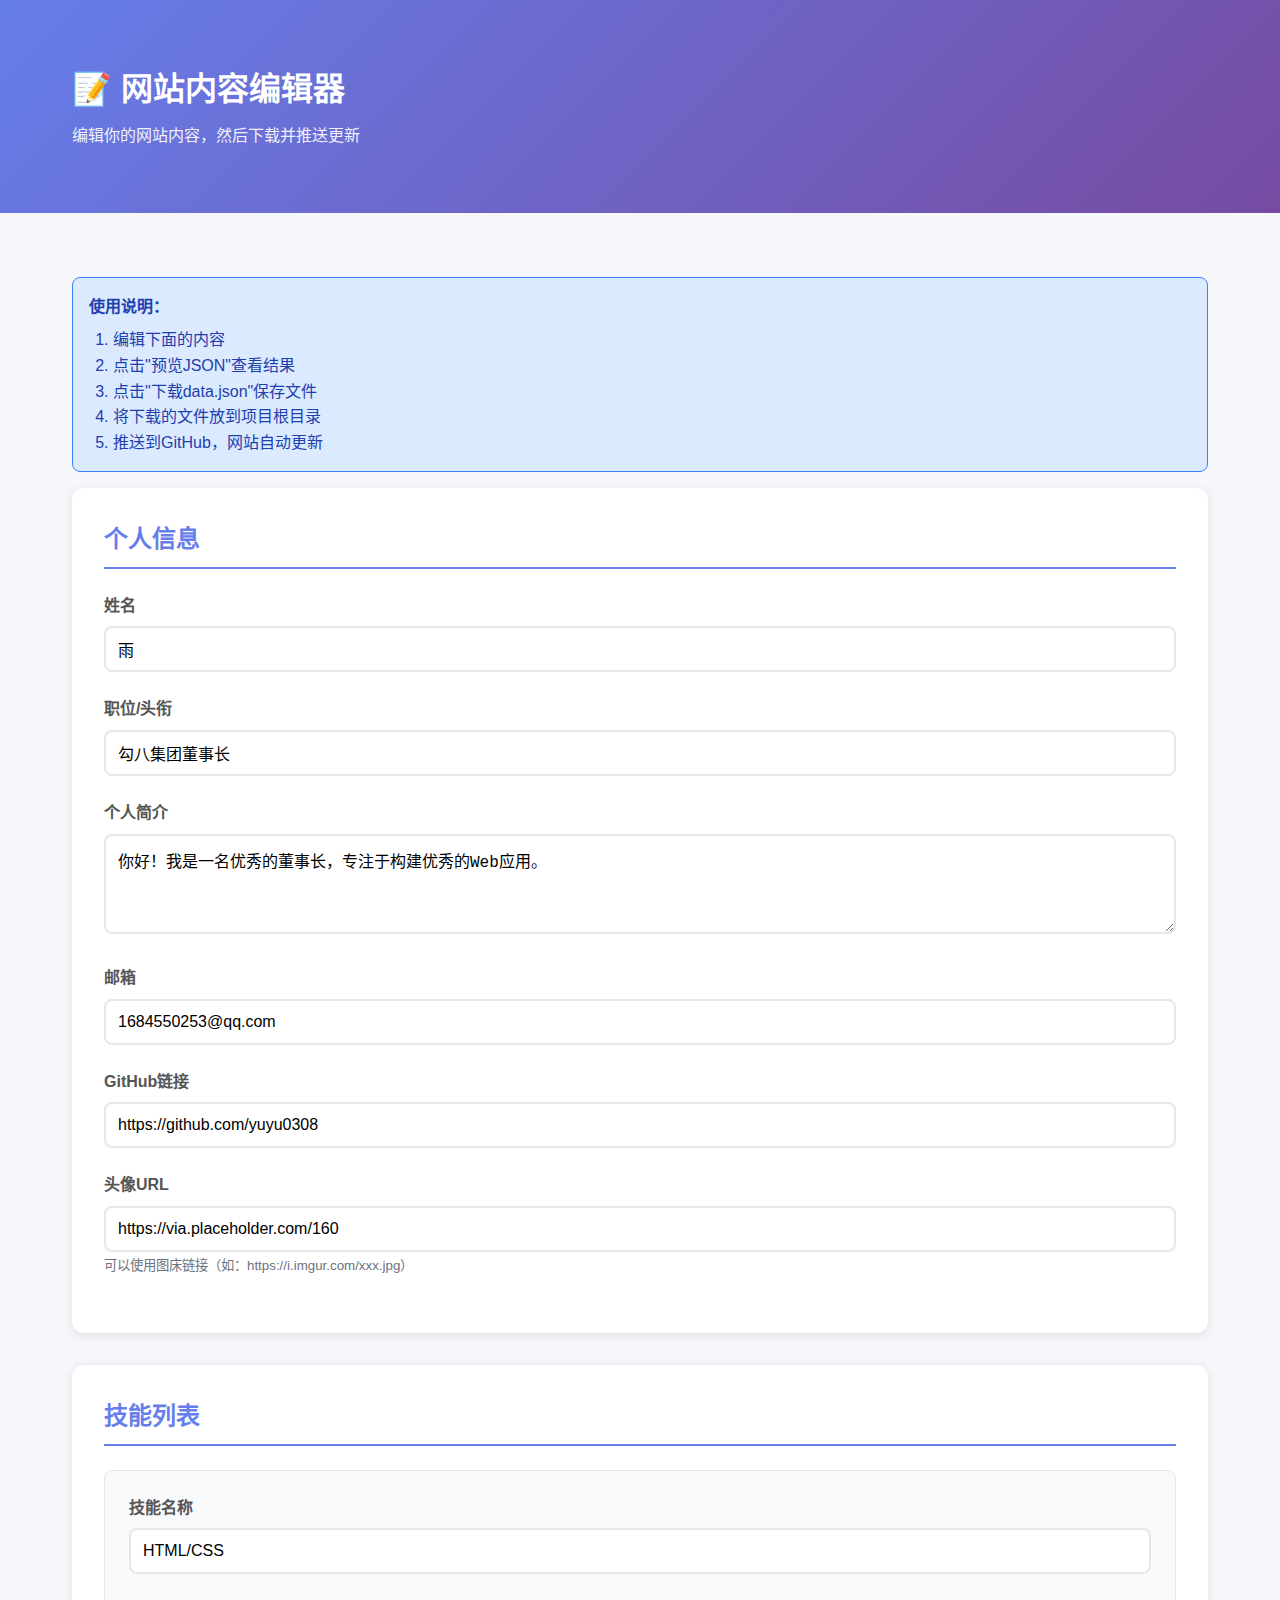
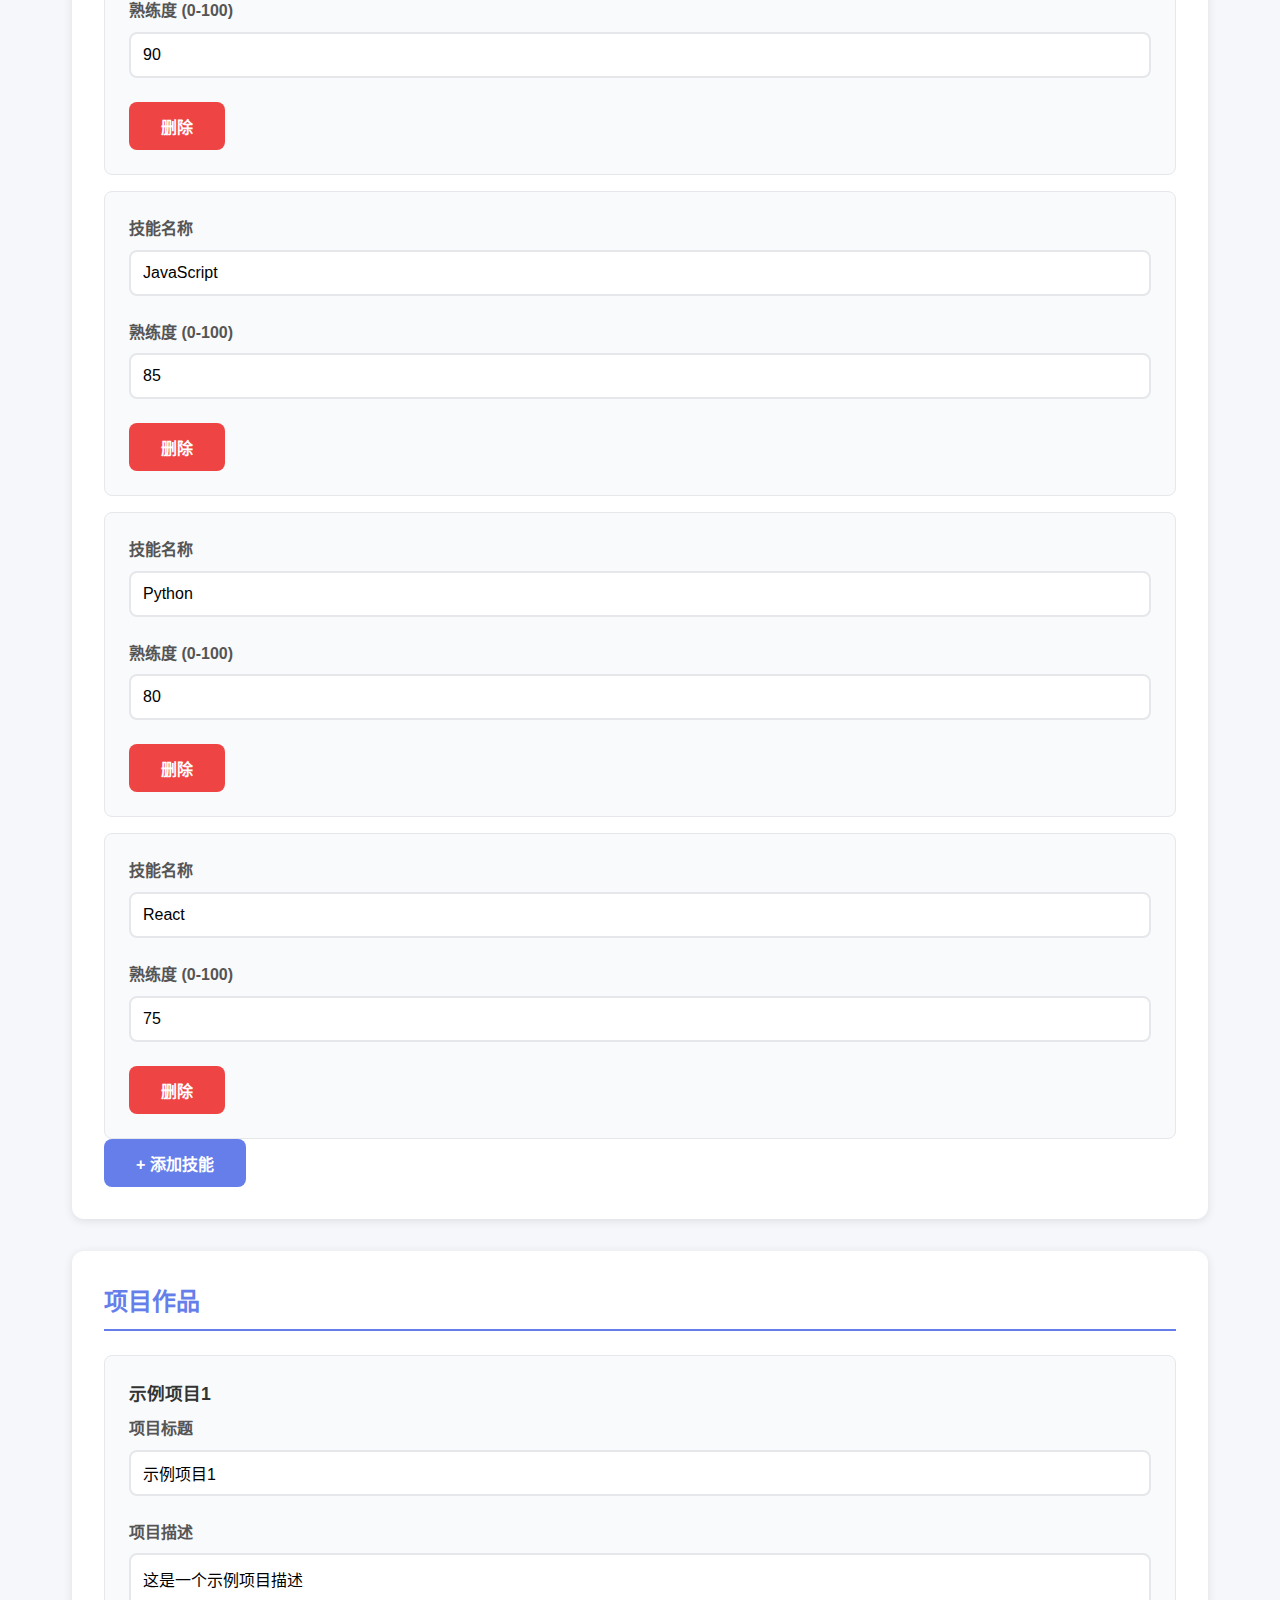
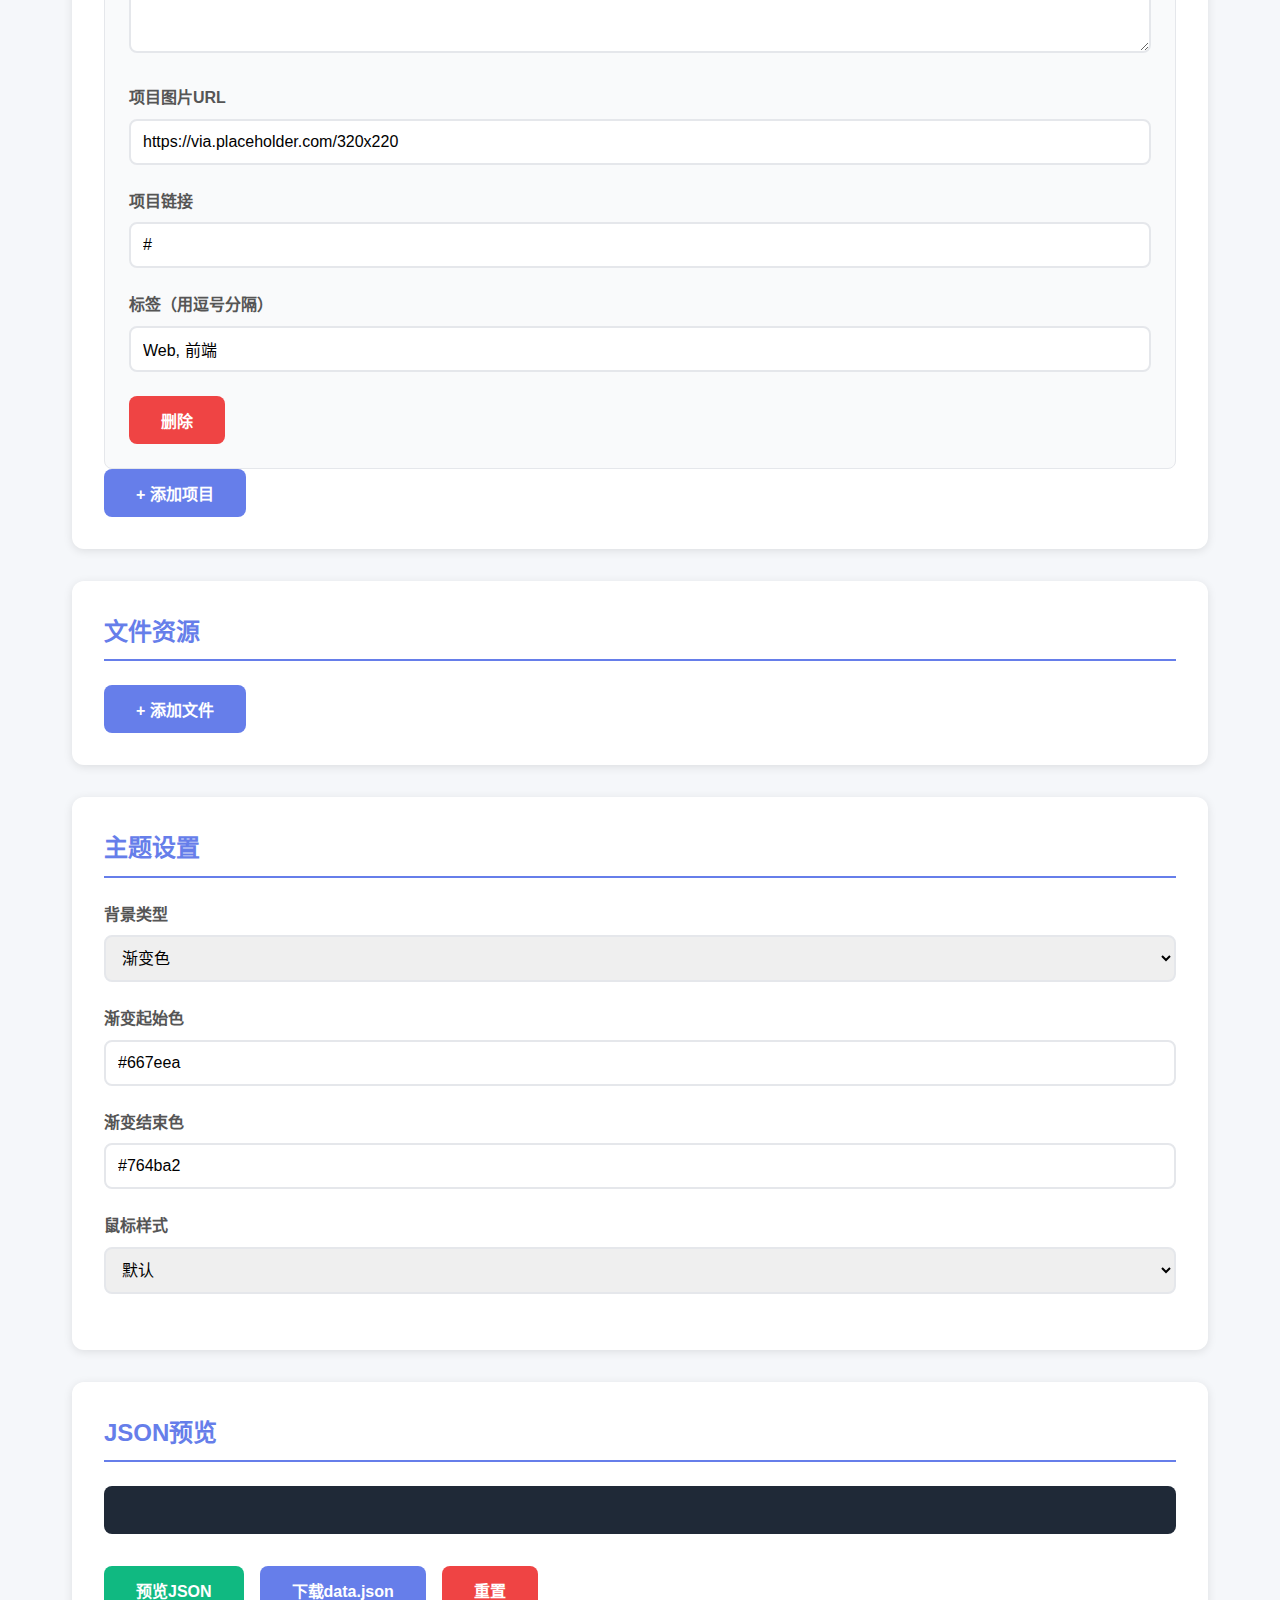
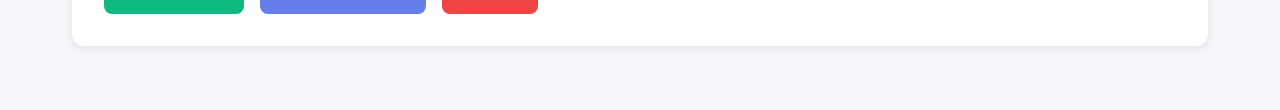
<file: edit.html>
<!DOCTYPE html>
<html lang="zh-CN">
<head>
    <meta charset="UTF-8">
    <meta name="viewport" content="width=device-width, initial-scale=1.0">
    <title>编辑网站内容</title>
    <style>
        * {
            margin: 0;
            padding: 0;
            box-sizing: border-box;
        }

        body {
            font-family: -apple-system, BlinkMacSystemFont, 'Segoe UI', 'Roboto', sans-serif;
            background: #f5f7fa;
            line-height: 1.6;
            color: #333;
        }

        .container {
            max-width: 1200px;
            margin: 0 auto;
            padding: 2rem;
        }

        .header {
            background: linear-gradient(135deg, #667eea 0%, #764ba2 100%);
            color: white;
            padding: 2rem 0;
            margin-bottom: 2rem;
        }

        .header h1 {
            font-size: 2rem;
            margin-bottom: 0.5rem;
        }

        .header p {
            opacity: 0.9;
        }

        .section {
            background: white;
            padding: 2rem;
            border-radius: 12px;
            box-shadow: 0 2px 10px rgba(0, 0, 0, 0.1);
            margin-bottom: 2rem;
        }

        .section h2 {
            font-size: 1.5rem;
            margin-bottom: 1.5rem;
            color: #667eea;
            border-bottom: 2px solid #667eea;
            padding-bottom: 0.5rem;
        }

        .form-group {
            margin-bottom: 1.5rem;
        }

        .form-group label {
            display: block;
            margin-bottom: 0.5rem;
            font-weight: 600;
            color: #555;
        }

        .form-group input,
        .form-group textarea,
        .form-group select {
            width: 100%;
            padding: 0.75rem;
            border: 2px solid #e5e7eb;
            border-radius: 8px;
            font-size: 1rem;
            transition: border-color 0.3s;
        }

        .form-group input:focus,
        .form-group textarea:focus,
        .form-group select:focus {
            outline: none;
            border-color: #667eea;
        }

        .form-group textarea {
            min-height: 100px;
            resize: vertical;
        }

        .btn {
            padding: 0.75rem 2rem;
            border: none;
            border-radius: 8px;
            font-size: 1rem;
            font-weight: 600;
            cursor: pointer;
            transition: all 0.3s;
        }

        .btn-primary {
            background: #667eea;
            color: white;
        }

        .btn-primary:hover {
            background: #5568d3;
            transform: translateY(-2px);
        }

        .btn-success {
            background: #10b981;
            color: white;
        }

        .btn-success:hover {
            background: #059669;
        }

        .btn-danger {
            background: #ef4444;
            color: white;
        }

        .btn-danger:hover {
            background: #dc2626;
        }

        .btn-group {
            display: flex;
            gap: 1rem;
            margin-top: 2rem;
        }

        .item-list {
            display: grid;
            gap: 1rem;
        }

        .item-card {
            background: #f9fafb;
            padding: 1.5rem;
            border-radius: 8px;
            border: 1px solid #e5e7eb;
        }

        .item-card h3 {
            font-size: 1.1rem;
            margin-bottom: 0.5rem;
        }

        .item-actions {
            display: flex;
            gap: 0.5rem;
            margin-top: 1rem;
        }

        .json-preview {
            background: #1f2937;
            color: #10b981;
            padding: 1.5rem;
            border-radius: 8px;
            overflow-x: auto;
            font-family: 'Courier New', monospace;
            font-size: 0.9rem;
            max-height: 400px;
            overflow-y: auto;
        }

        .alert {
            padding: 1rem;
            border-radius: 8px;
            margin-bottom: 1rem;
        }

        .alert-info {
            background: #dbeafe;
            color: #1e40af;
            border: 1px solid #3b82f6;
        }

        .alert-success {
            background: #d1fae5;
            color: #065f46;
            border: 1px solid #10b981;
        }
    </style>
</head>
<body>
    <div class="header">
        <div class="container">
            <h1>📝 网站内容编辑器</h1>
            <p>编辑你的网站内容，然后下载并推送更新</p>
        </div>
    </div>

    <div class="container">
        <div class="alert alert-info">
            <strong>使用说明：</strong>
            <ol style="margin-left: 1.5rem; margin-top: 0.5rem;">
                <li>编辑下面的内容</li>
                <li>点击"预览JSON"查看结果</li>
                <li>点击"下载data.json"保存文件</li>
                <li>将下载的文件放到项目根目录</li>
                <li>推送到GitHub，网站自动更新</li>
            </ol>
        </div>

        <div class="section">
            <h2>个人信息</h2>
            <div class="form-group">
                <label for="name">姓名</label>
                <input type="text" id="name" value="你的名字">
            </div>
            <div class="form-group">
                <label for="title">职位/头衔</label>
                <input type="text" id="title" value="前端开发者 / 全栈工程师">
            </div>
            <div class="form-group">
                <label for="bio">个人简介</label>
                <textarea id="bio">你好！我是一名热爱技术的开发者，专注于构建优秀的Web应用。</textarea>
            </div>
            <div class="form-group">
                <label for="email">邮箱</label>
                <input type="email" id="email" value="your.email@example.com">
            </div>
            <div class="form-group">
                <label for="github">GitHub链接</label>
                <input type="text" id="github" value="https://github.com/yourusername">
            </div>
            <div class="form-group">
                <label for="avatar">头像URL</label>
                <input type="text" id="avatar" value="/static/uploads/default-avatar.png">
                <small style="color: #6b7280;">可以使用图床链接（如：https://i.imgur.com/xxx.jpg）</small>
            </div>
        </div>

        <div class="section">
            <h2>技能列表</h2>
            <div id="skills-list" class="item-list"></div>
            <button class="btn btn-primary" onclick="addSkill()">+ 添加技能</button>
        </div>

        <div class="section">
            <h2>项目作品</h2>
            <div id="projects-list" class="item-list"></div>
            <button class="btn btn-primary" onclick="addProject()">+ 添加项目</button>
        </div>

        <div class="section">
            <h2>文件资源</h2>
            <div id="files-list" class="item-list"></div>
            <button class="btn btn-primary" onclick="addFile()">+ 添加文件</button>
        </div>

        <div class="section">
            <h2>主题设置</h2>
            <div class="form-group">
                <label for="background_type">背景类型</label>
                <select id="background_type" onchange="toggleBackgroundOptions()">
                    <option value="gradient">渐变色</option>
                    <option value="solid">纯色</option>
                    <option value="image">图片</option>
                </select>
            </div>
            <div class="form-group" id="gradient-options">
                <label for="background_color">渐变起始色</label>
                <input type="text" id="background_color" value="#667eea" placeholder="#667eea">
            </div>
            <div class="form-group" id="gradient-options-end">
                <label for="background_color_end">渐变结束色</label>
                <input type="text" id="background_color_end" value="#764ba2" placeholder="#764ba2">
            </div>
            <div class="form-group" id="solid-option" style="display: none;">
                <label for="background_solid">背景颜色</label>
                <input type="text" id="background_solid" value="#667eea" placeholder="#667eea">
            </div>
            <div class="form-group" id="image-option" style="display: none;">
                <label for="background_image">背景图片URL</label>
                <input type="text" id="background_image" value="" placeholder="https://i.imgur.com/xxx.jpg">
            </div>
            <div class="form-group">
                <label for="cursor_style">鼠标样式</label>
                <select id="cursor_style">
                    <option value="default">默认</option>
                    <option value="pointer">指针</option>
                    <option value="custom">自定义</option>
                </select>
            </div>
        </div>

        <div class="section">
            <h2>JSON预览</h2>
            <div class="json-preview" id="json-preview"></div>
            <div class="btn-group">
                <button class="btn btn-success" onclick="previewJSON()">预览JSON</button>
                <button class="btn btn-primary" onclick="downloadJSON()">下载data.json</button>
                <button class="btn btn-danger" onclick="resetData()">重置</button>
            </div>
        </div>
    </div>

    <script>
        let data = {
            profile: {
                name: '雨',
                title: '前端开发者 / 全栈工程师',
                avatar: '/static/uploads/6bd504ad0567400197ac5fc33587be43.png',
                bio: '你好！我是一名热爱技术的开发者，专注于构建优秀的Web应用。',
                email: '1684550253@qq.com',
                github: 'https://github.com/yourusername',
                location: '中国'
            },
            skills: [
                { name: 'HTML/CSS', level: 90 },
                { name: 'JavaScript', level: 85 },
                { name: 'Python', level: 80 },
                { name: 'React', level: 75 }
            ],
            projects: [
                {
                    id: '1',
                    title: '示例项目1',
                    description: '这是一个示例项目描述',
                    image: '/static/uploads/default-project.png',
                    link: '#',
                    tags: ['Web', '前端']
                }
            ],
            files: [],
            theme: {
                background_type: 'image',
                cursor_style: 'custom',
                background_image: '/static/uploads/7c4a63df19cd452e87c34400a7a9d482.png',
                background_color: '#667eea',
                background_color_end: '#764ba2'
            },
            layout: {
                module_order: ['hero', 'skills', 'projects', 'files']
            }
        };

        // 加载现有数据
        async function loadData() {
            try {
                const response = await fetch('/data.json');
                if (response.ok) {
                    data = await response.json();
                    populateForm();
                }
            } catch (error) {
                console.log('使用默认数据');
            }
        }

        // 填充表单
        function populateForm() {
            // 个人信息
            document.getElementById('name').value = data.profile.name || '';
            document.getElementById('title').value = data.profile.title || '';
            document.getElementById('bio').value = data.profile.bio || '';
            document.getElementById('email').value = data.profile.email || '';
            document.getElementById('github').value = data.profile.github || '';
            document.getElementById('avatar').value = data.profile.avatar || '';

            // 技能
            renderSkills();
            
            // 项目
            renderProjects();
            
            // 文件
            renderFiles();

            // 主题
            document.getElementById('background_type').value = data.theme?.background_type || 'gradient';
            document.getElementById('background_color').value = data.theme?.background_color || '#667eea';
            document.getElementById('background_color_end').value = data.theme?.background_color_end || '#764ba2';
            document.getElementById('background_solid').value = data.theme?.background_color || '#667eea';
            document.getElementById('background_image').value = data.theme?.background_image || '';
            document.getElementById('cursor_style').value = data.theme?.cursor_style || 'default';
            
            toggleBackgroundOptions();
        }

        // 渲染技能列表
        function renderSkills() {
            const container = document.getElementById('skills-list');
            container.innerHTML = data.skills.map((skill, index) => `
                <div class="item-card">
                    <div class="form-group">
                        <label>技能名称</label>
                        <input type="text" value="${skill.name}" onchange="updateSkill(${index}, 'name', this.value)">
                    </div>
                    <div class="form-group">
                        <label>熟练度 (0-100)</label>
                        <input type="number" min="0" max="100" value="${skill.level}" onchange="updateSkill(${index}, 'level', this.value)">
                    </div>
                    <div class="item-actions">
                        <button class="btn btn-danger" onclick="removeSkill(${index})">删除</button>
                    </div>
                </div>
            `).join('');
        }

        // 渲染项目列表
        function renderProjects() {
            const container = document.getElementById('projects-list');
            container.innerHTML = data.projects.map((project, index) => `
                <div class="item-card">
                    <h3>${project.title}</h3>
                    <div class="form-group">
                        <label>项目标题</label>
                        <input type="text" value="${project.title}" onchange="updateProject(${index}, 'title', this.value)">
                    </div>
                    <div class="form-group">
                        <label>项目描述</label>
                        <textarea onchange="updateProject(${index}, 'description', this.value)">${project.description}</textarea>
                    </div>
                    <div class="form-group">
                        <label>项目图片URL</label>
                        <input type="text" value="${project.image}" onchange="updateProject(${index}, 'image', this.value)">
                    </div>
                    <div class="form-group">
                        <label>项目链接</label>
                        <input type="text" value="${project.link}" onchange="updateProject(${index}, 'link', this.value)">
                    </div>
                    <div class="form-group">
                        <label>标签（用逗号分隔）</label>
                        <input type="text" value="${project.tags.join(', ')}" onchange="updateProject(${index}, 'tags', this.value)">
                    </div>
                    <div class="item-actions">
                        <button class="btn btn-danger" onclick="removeProject(${index})">删除</button>
                    </div>
                </div>
            `).join('');
        }

        // 渲染文件列表
        function renderFiles() {
            const container = document.getElementById('files-list');
            container.innerHTML = data.files.map((file, index) => `
                <div class="item-card">
                    <h3>${file.name}</h3>
                    <div class="form-group">
                        <label>文件名称</label>
                        <input type="text" value="${file.name}" onchange="updateFile(${index}, 'name', this.value)">
                    </div>
                    <div class="form-group">
                        <label>文件描述</label>
                        <input type="text" value="${file.description}" onchange="updateFile(${index}, 'description', this.value)">
                    </div>
                    <div class="form-group">
                        <label>文件URL</label>
                        <input type="text" value="${file.url}" onchange="updateFile(${index}, 'url', this.value)">
                    </div>
                    <div class="form-group">
                        <label>文件类型</label>
                        <select onchange="updateFile(${index}, 'type', this.value)">
                            <option value="pdf" ${file.type === 'pdf' ? 'selected' : ''}>PDF</option>
                            <option value="doc" ${file.type === 'doc' ? 'selected' : ''}>Word</option>
                            <option value="zip" ${file.type === 'zip' ? 'selected' : ''}>ZIP</option>
                            <option value="other" ${file.type === 'other' ? 'selected' : ''}>其他</option>
                        </select>
                    </div>
                    <div class="item-actions">
                        <button class="btn btn-danger" onclick="removeFile(${index})">删除</button>
                    </div>
                </div>
            `).join('');
        }

        // 更新个人信息
        function updateProfile() {
            data.profile.name = document.getElementById('name').value;
            data.profile.title = document.getElementById('title').value;
            data.profile.bio = document.getElementById('bio').value;
            data.profile.email = document.getElementById('email').value;
            data.profile.github = document.getElementById('github').value;
            data.profile.avatar = document.getElementById('avatar').value;
        }

        // 添加技能
        function addSkill() {
            data.skills.push({ name: '新技能', level: 50 });
            renderSkills();
        }

        // 更新技能
        function updateSkill(index, field, value) {
            data.skills[index][field] = value;
        }

        // 删除技能
        function removeSkill(index) {
            data.skills.splice(index, 1);
            renderSkills();
        }

        // 添加项目
        function addProject() {
            data.projects.push({
                id: Date.now().toString(),
                title: '新项目',
                description: '项目描述',
                image: 'https://via.placeholder.com/320x220',
                link: '#',
                tags: ['新标签']
            });
            renderProjects();
        }

        // 更新项目
        function updateProject(index, field, value) {
            if (field === 'tags') {
                data.projects[index][field] = value.split(',').map(t => t.trim());
            } else {
                data.projects[index][field] = value;
            }
        }

        // 删除项目
        function removeProject(index) {
            data.projects.splice(index, 1);
            renderProjects();
        }

        // 添加文件
        function addFile() {
            data.files.push({
                name: '新文件',
                description: '文件描述',
                url: '#',
                type: 'other',
                size: 0,
                downloads: 0
            });
            renderFiles();
        }

        // 更新文件
        function updateFile(index, field, value) {
            data.files[index][field] = value;
        }

        // 删除文件
        function removeFile(index) {
            data.files.splice(index, 1);
            renderFiles();
        }

        // 切换背景选项
        function toggleBackgroundOptions() {
            const type = document.getElementById('background_type').value;
            
            document.getElementById('gradient-options').style.display = type === 'gradient' ? 'block' : 'none';
            document.getElementById('gradient-options-end').style.display = type === 'gradient' ? 'block' : 'none';
            document.getElementById('solid-option').style.display = type === 'solid' ? 'block' : 'none';
            document.getElementById('image-option').style.display = type === 'image' ? 'block' : 'none';
        }

        // 更新主题
        function updateTheme() {
            data.theme = {
                background_type: document.getElementById('background_type').value,
                background_color: document.getElementById('background_color').value,
                background_color_end: document.getElementById('background_color_end').value,
                background_image: document.getElementById('background_image').value,
                cursor_style: document.getElementById('cursor_style').value
            };
        }

        // 预览JSON
        function previewJSON() {
            updateProfile();
            updateTheme();
            document.getElementById('json-preview').textContent = JSON.stringify(data, null, 2);
        }

        // 下载JSON
        function downloadJSON() {
            updateProfile();
            updateTheme();
            
            const jsonStr = JSON.stringify(data, null, 2);
            const blob = new Blob([jsonStr], { type: 'application/json' });
            const url = URL.createObjectURL(blob);
            
            const a = document.createElement('a');
            a.href = url;
            a.download = 'data.json';
            document.body.appendChild(a);
            a.click();
            document.body.removeChild(a);
            URL.revokeObjectURL(url);
            
            alert('✅ data.json已下载！\n\n下一步：\n1. 将文件放到项目根目录\n2. 推送到GitHub\n3. 网站自动更新');
        }

        // 重置数据
        function resetData() {
            if (confirm('确定要重置所有数据吗？')) {
                location.reload();
            }
        }

        // 初始化
        loadData();
    </script>
</body>
</html>
</file>
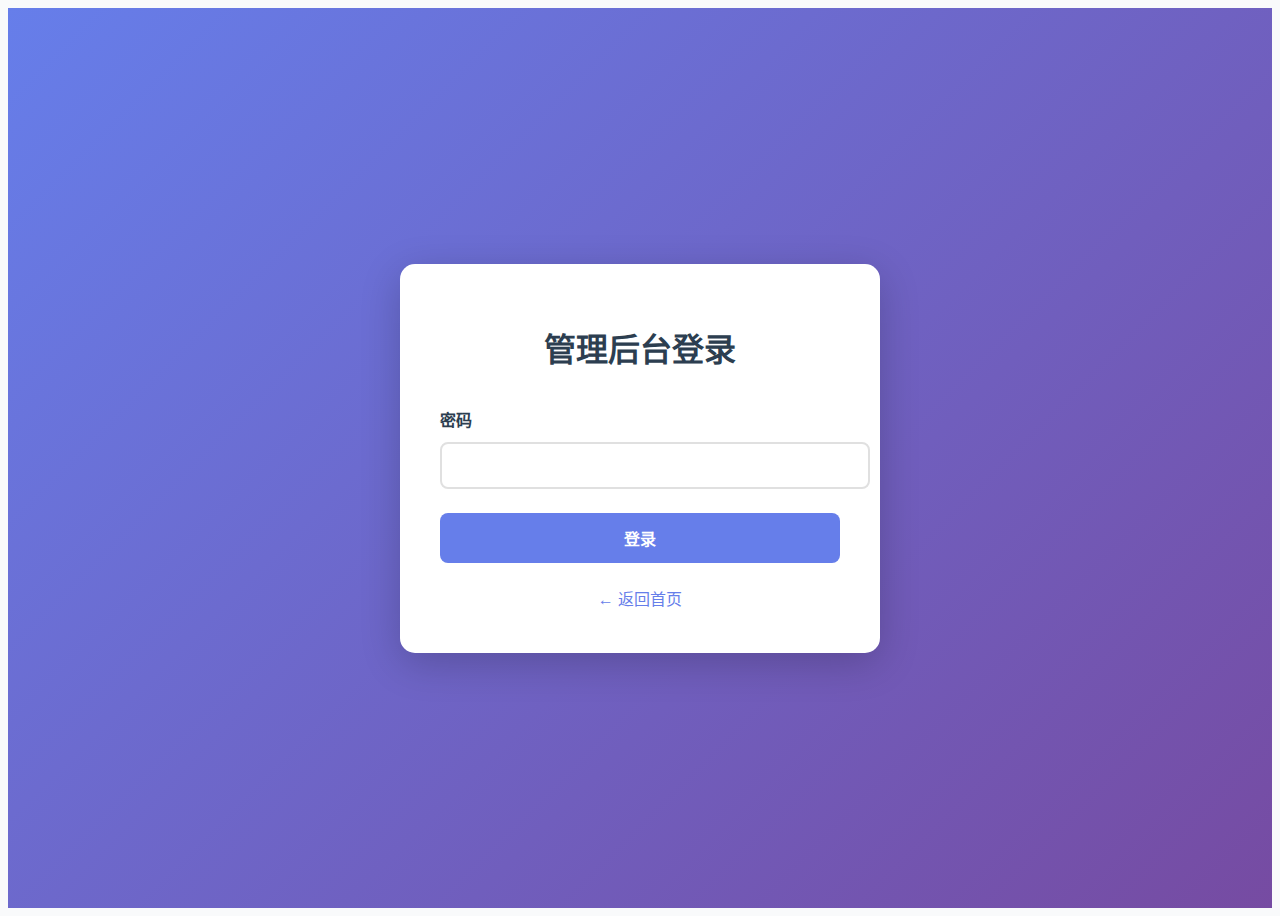
<file: templates/login.html>
<!DOCTYPE html>
<html lang="zh-CN">
<head>
    <meta charset="UTF-8">
    <meta name="viewport" content="width=device-width, initial-scale=1.0">
    <title>登录 - 管理后台</title>
    <link rel="stylesheet" href="/static/css/admin.css">
</head>
<body>
    <div class="login-container">
        <div class="login-box">
            <h1>管理后台登录</h1>
            <form id="loginForm">
                <div class="form-group">
                    <label for="password">密码</label>
                    <input type="password" id="password" name="password" required>
                </div>
                <button type="submit" class="btn btn-primary">登录</button>
            </form>
            <div id="message" class="message"></div>
            <a href="/" class="back-link">← 返回首页</a>
        </div>
    </div>

    <script src="/static/js/login.js"></script>
</body>
</html>
</file>
<file: static/css/admin.css>
:root {
    /* 后台主题CSS变量 */
    --admin-primary: #6366f1;
    --admin-sidebar-bg: #1f2937;
    --admin-sidebar-text: #ffffff;
    --admin-content-bg: #f9fafb;
    --admin-card-bg: #ffffff;
}

body {
    font-family: -apple-system, BlinkMacSystemFont, 'Segoe UI', 'Roboto', 'Helvetica', 'Arial', sans-serif;
    line-height: 1.6;
    color: #333;
    background: var(--admin-content-bg, #f5f7fa);
    transition: background 0.3s ease;
}

/* 后台背景 */
body.admin-bg-gradient {
    background: linear-gradient(135deg, var(--admin-sidebar-bg, #1f2937) 0%, var(--admin-sidebar-text, #374151) 100%);
}

body.admin-bg-image {
    background-size: cover;
    background-position: center;
    background-attachment: fixed;
}

body.admin-bg-solid {
    background: var(--admin-sidebar-bg, #1f2937);
}

/* Login Page */
.login-container {
    display: flex;
    justify-content: center;
    align-items: center;
    min-height: 100vh;
    background: linear-gradient(135deg, #667eea 0%, #764ba2 100%);
}

.login-box {
    background: white;
    padding: 2.5rem;
    border-radius: 15px;
    box-shadow: 0 10px 40px rgba(0, 0, 0, 0.2);
    width: 100%;
    max-width: 400px;
}

.login-box h1 {
    text-align: center;
    margin-bottom: 2rem;
    color: #2c3e50;
}

.form-group {
    margin-bottom: 1.5rem;
}

.form-group label {
    display: block;
    margin-bottom: 0.5rem;
    font-weight: 600;
    color: #2c3e50;
}

.form-group input,
.form-group textarea {
    width: 100%;
    padding: 0.8rem;
    border: 2px solid #e0e0e0;
    border-radius: 8px;
    font-size: 1rem;
    transition: border-color 0.3s;
}

.form-group input:focus,
.form-group textarea:focus {
    outline: none;
    border-color: #667eea;
}

.btn {
    padding: 0.8rem 2rem;
    border: none;
    border-radius: 8px;
    font-size: 1rem;
    font-weight: 600;
    cursor: pointer;
    transition: all 0.3s;
}

.btn-primary {
    background: #667eea;
    color: white;
    width: 100%;
}

.btn-primary:hover {
    background: #5568d3;
}

.btn-secondary {
    background: #95a5a6;
    color: white;
}

.btn-secondary:hover {
    background: #7f8c8d;
}

.message {
    margin-top: 1rem;
    padding: 0.8rem;
    border-radius: 8px;
    text-align: center;
    display: none;
}

.message.success {
    background: #d4edda;
    color: #155724;
    display: block;
}

.message.error {
    background: #f8d7da;
    color: #721c24;
    display: block;
}

.back-link {
    display: block;
    text-align: center;
    margin-top: 1.5rem;
    color: #667eea;
    text-decoration: none;
}

.back-link:hover {
    text-decoration: underline;
}

/* Admin Layout */
.admin-layout {
    display: flex;
    min-height: 100vh;
}

.sidebar {
    width: 250px;
    background: var(--admin-sidebar-bg, #2c3e50);
    color: var(--admin-sidebar-text, white);
    position: fixed;
    height: 100vh;
    display: flex;
    flex-direction: column;
}

.sidebar-header {
    padding: 1.5rem;
    border-bottom: 1px solid rgba(255, 255, 255, 0.1);
}

.sidebar-header h2 {
    font-size: 1.5rem;
}

.sidebar-nav {
    flex: 1;
    padding: 1rem 0;
}

.nav-item {
    display: block;
    padding: 1rem 1.5rem;
    color: var(--admin-sidebar-text, #ecf0f1);
    text-decoration: none;
    transition: all 0.3s;
}

.nav-item:hover,
.nav-item.active {
    background: rgba(255, 255, 255, 0.1);
    border-left: 4px solid var(--admin-primary, #667eea);
}

.sidebar-footer {
    padding: 1.5rem;
    border-top: 1px solid #34495e;
}

.btn-view-site {
    display: block;
    padding: 0.8rem;
    background: #3498db;
    color: white;
    text-align: center;
    border-radius: 8px;
    text-decoration: none;
    margin-bottom: 0.8rem;
}

.btn-view-site:hover {
    background: #2980b9;
}

.btn-logout {
    width: 100%;
    padding: 0.8rem;
    background: #e74c3c;
    color: white;
    border: none;
    border-radius: 8px;
    cursor: pointer;
}

.btn-logout:hover {
    background: #c0392b;
}

.main-content {
    flex: 1;
    margin-left: 250px;
    padding: 2rem;
}

.content-section {
    display: none;
}

.content-section.active {
    display: block;
}

.content-section h2 {
    margin-bottom: 2rem;
    color: #2c3e50;
}

/* Skills List */
.skill-item {
    background: white;
    padding: 1.5rem;
    border-radius: 10px;
    margin-bottom: 1rem;
    box-shadow: 0 2px 10px rgba(0, 0, 0, 0.1);
}

.skill-item-header {
    display: flex;
    justify-content: space-between;
    align-items: center;
    margin-bottom: 1rem;
}

.skill-item-input {
    display: flex;
    gap: 1rem;
    margin-bottom: 1rem;
}

.skill-item-input input {
    flex: 1;
    padding: 0.5rem;
    border: 2px solid #e0e0e0;
    border-radius: 5px;
}

.btn-remove {
    background: #e74c3c;
    color: white;
    padding: 0.5rem 1rem;
    border: none;
    border-radius: 5px;
    cursor: pointer;
}

.btn-remove:hover {
    background: #c0392b;
}

/* Projects List */
.projects-list {
    margin-top: 2rem;
}

.project-item {
    background: white;
    padding: 1.5rem;
    border-radius: 10px;
    margin-bottom: 1rem;
    box-shadow: 0 2px 10px rgba(0, 0, 0, 0.1);
    display: flex;
    justify-content: space-between;
    align-items: center;
}

.project-item-info {
    flex: 1;
}

.project-item-info h3 {
    margin-bottom: 0.5rem;
    color: #2c3e50;
}

.project-item-info p {
    color: #666;
    margin-bottom: 0.5rem;
}

.project-item-actions {
    display: flex;
    gap: 0.5rem;
}

.btn-edit {
    background: #3498db;
    color: white;
    padding: 0.5rem 1rem;
    border: none;
    border-radius: 5px;
    cursor: pointer;
}

.btn-edit:hover {
    background: #2980b9;
}

/* Stats Grid */
.stats-grid {
    display: grid;
    grid-template-columns: repeat(auto-fit, minmax(250px, 1fr));
    gap: 1.5rem;
}

.stat-card {
    background: white;
    padding: 2rem;
    border-radius: 10px;
    box-shadow: 0 2px 10px rgba(0, 0, 0, 0.1);
    text-align: center;
}

.stat-card h3 {
    color: #666;
    margin-bottom: 1rem;
}

.stat-number {
    font-size: 3rem;
    font-weight: 700;
    color: #667eea;
}

.stat-text {
    font-size: 1.2rem;
    color: #2c3e50;
}

/* Visitor Logs */
.visitor-logs {
    margin-top: 1.5rem;
    background: white;
    border-radius: 10px;
    box-shadow: 0 2px 10px rgba(0, 0, 0, 0.1);
    overflow: hidden;
}

.visitor-table {
    width: 100%;
    border-collapse: collapse;
}

.visitor-table thead {
    background: #667eea;
    color: white;
}

.visitor-table th,
.visitor-table td {
    padding: 1rem;
    text-align: left;
    border-bottom: 1px solid #eee;
}

.visitor-table tbody tr:hover {
    background: #f9fafb;
}

.visitor-table .ip-address {
    font-family: 'Courier New', monospace;
    font-weight: 600;
    color: #667eea;
}

.visitor-table .visit-time {
    color: #666;
}

.visitor-table .user-agent {
    color: #999;
    font-size: 0.9rem;
    max-width: 300px;
    overflow: hidden;
    text-overflow: ellipsis;
    white-space: nowrap;
}

.visitor-table .no-data {
    text-align: center;
    color: #999;
    padding: 2rem;
}

/* Files Section */
.file-upload-section {
    background: white;
    padding: 1.5rem;
    border-radius: 10px;
    margin-bottom: 2rem;
    box-shadow: 0 2px 10px rgba(0, 0, 0, 0.1);
}

.file-upload-section h3 {
    margin-bottom: 1rem;
    color: #2c3e50;
}

.files-list-section {
    background: white;
    padding: 1.5rem;
    border-radius: 10px;
    box-shadow: 0 2px 10px rgba(0, 0, 0, 0.1);
}

.files-list-section h3 {
    margin-bottom: 1rem;
    color: #2c3e50;
}

.admin-files-list {
    display: grid;
    grid-template-columns: repeat(auto-fill, minmax(280px, 1fr));
    gap: 1rem;
}

.admin-file-item {
    background: #f8f9fa;
    padding: 1rem;
    border-radius: 8px;
    border: 1px solid #e0e0e0;
    margin-bottom: 1rem;
}

.file-folder {
    margin: 1.5rem 0 0.5rem 0;
}

.file-folder h3 {
    color: #2c3e50;
    font-size: 1.1rem;
    margin-bottom: 0.8rem;
    padding-bottom: 0.5rem;
    border-bottom: 2px solid #6366f1;
}

.file-folder-badge {
    display: inline-block;
    background: #6366f1;
    color: white;
    padding: 0.2rem 0.6rem;
    border-radius: 12px;
    font-size: 0.75rem;
    margin-left: 0.5rem;
}

.admin-file-item.missing {
    background: #fff3cd;
    border-color: #ffc107;
}

.admin-file-item h4 {
    margin-bottom: 0.5rem;
    color: #2c3e50;
    word-break: break-all;
}

.admin-file-item p {
    font-size: 0.9rem;
    color: #666;
    margin-bottom: 0.5rem;
}

.admin-file-item .file-meta {
    display: flex;
    justify-content: space-between;
    font-size: 0.8rem;
    color: #999;
    margin-bottom: 0.8rem;
}

.admin-file-item .file-actions {
    display: flex;
    gap: 0.5rem;
    align-items: center;
}

.file-missing-badge {
    display: inline-block;
    background: #dc3545;
    color: white;
    padding: 2px 8px;
    border-radius: 4px;
    font-size: 0.75rem;
    margin-left: 0.5rem;
}

.file-missing-hint {
    color: #dc3545;
    font-size: 0.85rem;
    margin-right: auto;
}

.alert-warning {
    background: #fff3cd;
    border: 1px solid #ffc107;
    color: #856404;
    padding: 1rem;
    border-radius: 8px;
    margin-bottom: 1.5rem;
}

.alert-warning strong {
    display: block;
    margin-bottom: 0.5rem;
}

/* Buttons Management */
.buttons-management {
    margin-top: 2rem;
    padding-top: 2rem;
    border-top: 1px solid #e0e0e0;
}

.buttons-header {
    display: flex;
    justify-content: space-between;
    align-items: center;
    margin-bottom: 1.5rem;
}

.buttons-header h4 {
    margin: 0;
    color: #2c3e50;
}

.buttons-list {
    display: flex;
    flex-direction: column;
    gap: 1rem;
}

.admin-button-item {
    background: var(--admin-card-bg, #f8f9fa);
    padding: 1rem;
    border-radius: 8px;
    border: 1px solid #e0e0e0;
}

.button-info {
    display: flex;
    justify-content: space-between;
    align-items: center;
    margin-bottom: 0.5rem;
}

.button-text {
    font-weight: 600;
    color: #2c3e50;
}

.button-meta {
    font-size: 0.85rem;
    color: #666;
}

.button-actions {
    display: flex;
    gap: 0.5rem;
}

.button-edit-form {
    display: flex;
    flex-direction: column;
    gap: 1rem;
}

.button-edit-actions {
    display: flex;
    gap: 0.5rem;
    margin-top: 0.5rem;
}
}

/* Theme Section */
.color-picker-group {
    display: grid;
    grid-template-columns: 1fr 1fr;
    gap: 1rem;
}

.color-picker-group > div {
    display: flex;
    flex-direction: column;
    gap: 0.5rem;
}

.color-picker-group input[type="color"] {
    width: 100%;
    height: 40px;
    border: 2px solid #e0e0e0;
    border-radius: 5px;
    cursor: pointer;
}

/* Layout Section */
.section-description {
    color: #666;
    margin-bottom: 1.5rem;
    font-style: italic;
}

.layout-modules {
    display: flex;
    flex-direction: column;
    gap: 1rem;
    margin-bottom: 2rem;
}

.layout-module {
    background: white;
    padding: 1rem 1.5rem;
    border-radius: 8px;
    border: 2px solid #e0e0e0;
    cursor: move;
    display: flex;
    justify-content: space-between;
    align-items: center;
    transition: all 0.3s;
}

.layout-module:hover {
    border-color: #667eea;
    background: #f8f9ff;
}

.layout-module.dragging {
    opacity: 0.5;
    border-color: #667eea;
    background: #e8edff;
}

.layout-module h3 {
    margin: 0;
    color: #2c3e50;
}

.layout-module .drag-handle {
    font-size: 1.5rem;
    color: #999;
}

/* Form Select */
.form-group select {
    width: 100%;
    padding: 0.8rem;
    border: 2px solid #e0e0e0;
    border-radius: 8px;
    font-size: 1rem;
    background: white;
    cursor: pointer;
}

.form-group select:focus {
    outline: none;
    border-color: #667eea;
}

/* Upload Area */
.upload-area {
    margin-top: 0.5rem;
}

.upload-area input[type="file"] {
    display: none;
}

.upload-btn {
    display: inline-block;
    padding: 0.5rem 1rem;
    background: #3498db;
    color: white;
    border-radius: 5px;
    cursor: pointer;
    font-size: 0.9rem;
}

.upload-btn:hover {
    background: #2980b9;
}

/* Modal */
.modal {
    display: none;
    position: fixed;
    z-index: 1000;
    left: 0;
    top: 0;
    width: 100%;
    height: 100%;
    background: rgba(0, 0, 0, 0.5);
}

.modal-content {
    background: white;
    margin: 5% auto;
    padding: 2rem;
    border-radius: 10px;
    width: 90%;
    max-width: 600px;
    position: relative;
}

.close {
    position: absolute;
    right: 1.5rem;
    top: 1.5rem;
    font-size: 1.5rem;
    cursor: pointer;
    color: #666;
}

.close:hover {
    color: #333;
}

/* Toast */
.toast {
    position: fixed;
    bottom: 20px;
    right: 20px;
    padding: 1rem 2rem;
    border-radius: 8px;
    color: white;
    display: none;
    z-index: 1001;
}

.toast.success {
    background: #27ae60;
    display: block;
}

.toast.error {
    background: #e74c3c;
    display: block;
}

/* Responsive */
@media (max-width: 768px) {
    .sidebar {
        width: 100%;
        height: auto;
        position: relative;
    }

    .main-content {
        margin-left: 0;
    }

    .sidebar-nav {
        display: flex;
        overflow-x: auto;
    }

    .nav-item {
        white-space: nowrap;
    }
}
</file>
